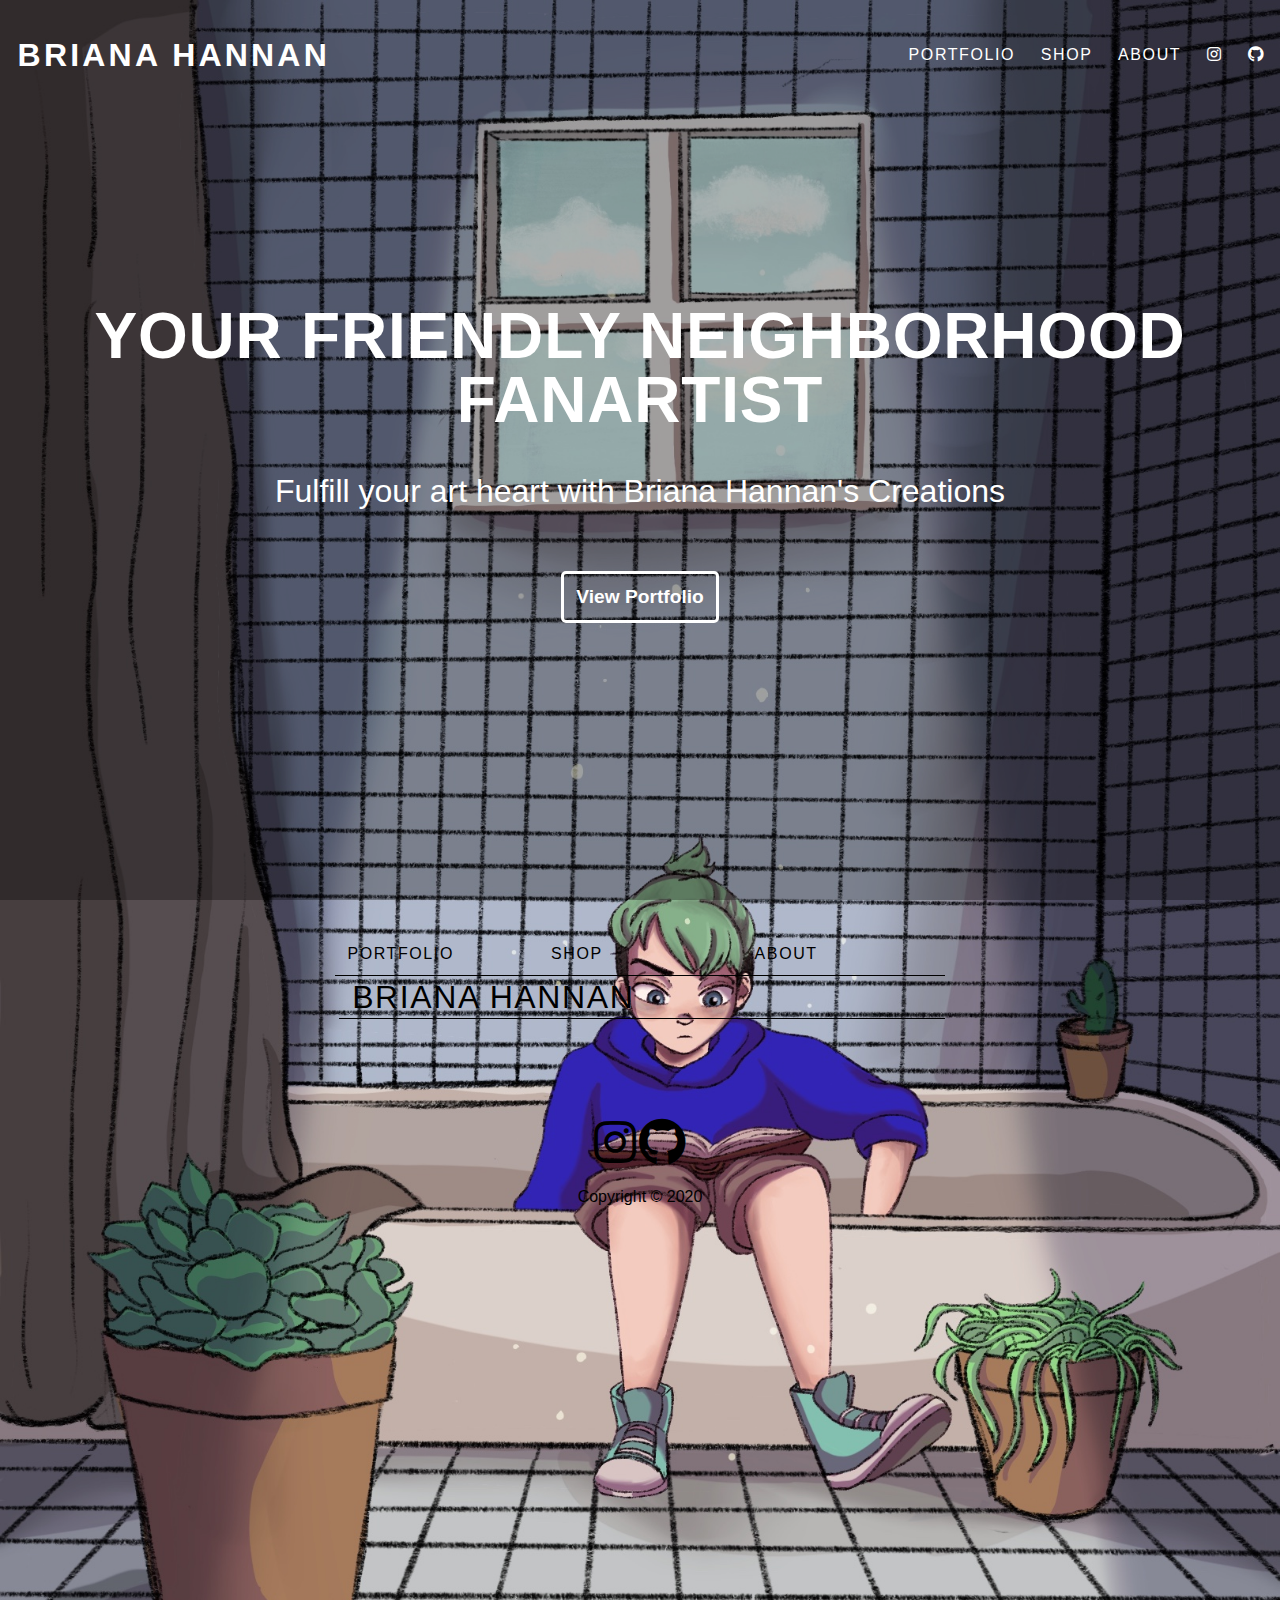
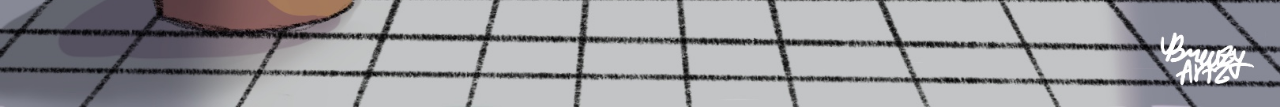
<file: index.html>
<!DOCTYPE html>
<html lang="en">
<head>
    <meta charset="UTF-8">
    <meta name="viewport" content="width=device-width, initial-scale=1.0">
    <link rel="stylesheet" href="css/styles.css">
    <link rel="stylesheet" href="css/glightbox.min.css">
    <link rel="stylesheet" href="css/all.min.css">
    <title>Briana Hannan Homepage</title>
</head>
<body class="hero-body">
    <header class="hero-box">
        <section class="hero-image-box">
            <img src="img/myart-6.jpg" alt="Image of artist with clouds in background" class="hero-img">
        </section>
        <nav class="nav-bar hero-nav">
            <h1 class="logo"><a href="index.html">Briana Hannan</a></h1>
            <ul class="nav-menu">
                <li class="nav-item"><a href="portfolio.html">Portfolio</a></li>
                <li class="nav-item"><a href="https://www.redbubble.com/people/BreeezyArt/shop">Shop</a></li>
                <li class="nav-item"><a href="about.html">About</a></li>
                <li class="nav-item social-nav-item"><a href="https://instagram.com/breeezy_arts" aria-label="Link To Instagram"><i class="fab fa-instagram" aria-hidden="true"></i></a></li>
                <li class="nav-item social-nav-item"><a href="https://github.com/briana-hannan" aria-label="Link To Github"><i class="fab fa-github" aria-hidden="true"></i></a></li>
            </ul>
        </nav>
        <section class="hero-text-box">
            <h1 class="hero-heading">Your Friendly Neighborhood Fanartist</h1>
            <p class="hero-text">Fulfill your art heart with Briana Hannan's Creations</p>
            <p><button class="hero-button">View Portfolio</button></p>
        </section>
    </header>
    <footer>
        <nav class="nav-bar footer-nav">
            <ul class="nav-menu">
                <li class="nav-item"><a href="portfolio.html">Portfolio</a></li>
                <li class="nav-item"><a href="https://www.redbubble.com/people/BreeezyArt/shop">Shop</a></li>
                <li class="nav-item"><a href="about.html">About</a></li>
                <li class="nav-item logo footer-logo"><a href="index.html">Briana Hannan</a></li>
            </ul>
            </nav>
            <section class="footer-social">
               <a href="https://instagram.com/breeezy_arts" aria-label="Link To Instagram"><i class="fab fa-instagram fa-3x" aria-hidden="true"></i></a>
               <a href="https://github.com/briana-hannan" aria-label="Link To Github"><i class="fab fa-github fa-3x" aria-hidden="true"></i></a>
            </section>
            <p class="footer-copyright">Copyright &copy; 2020</p>
    </footer>
</body>
</html>
</file>
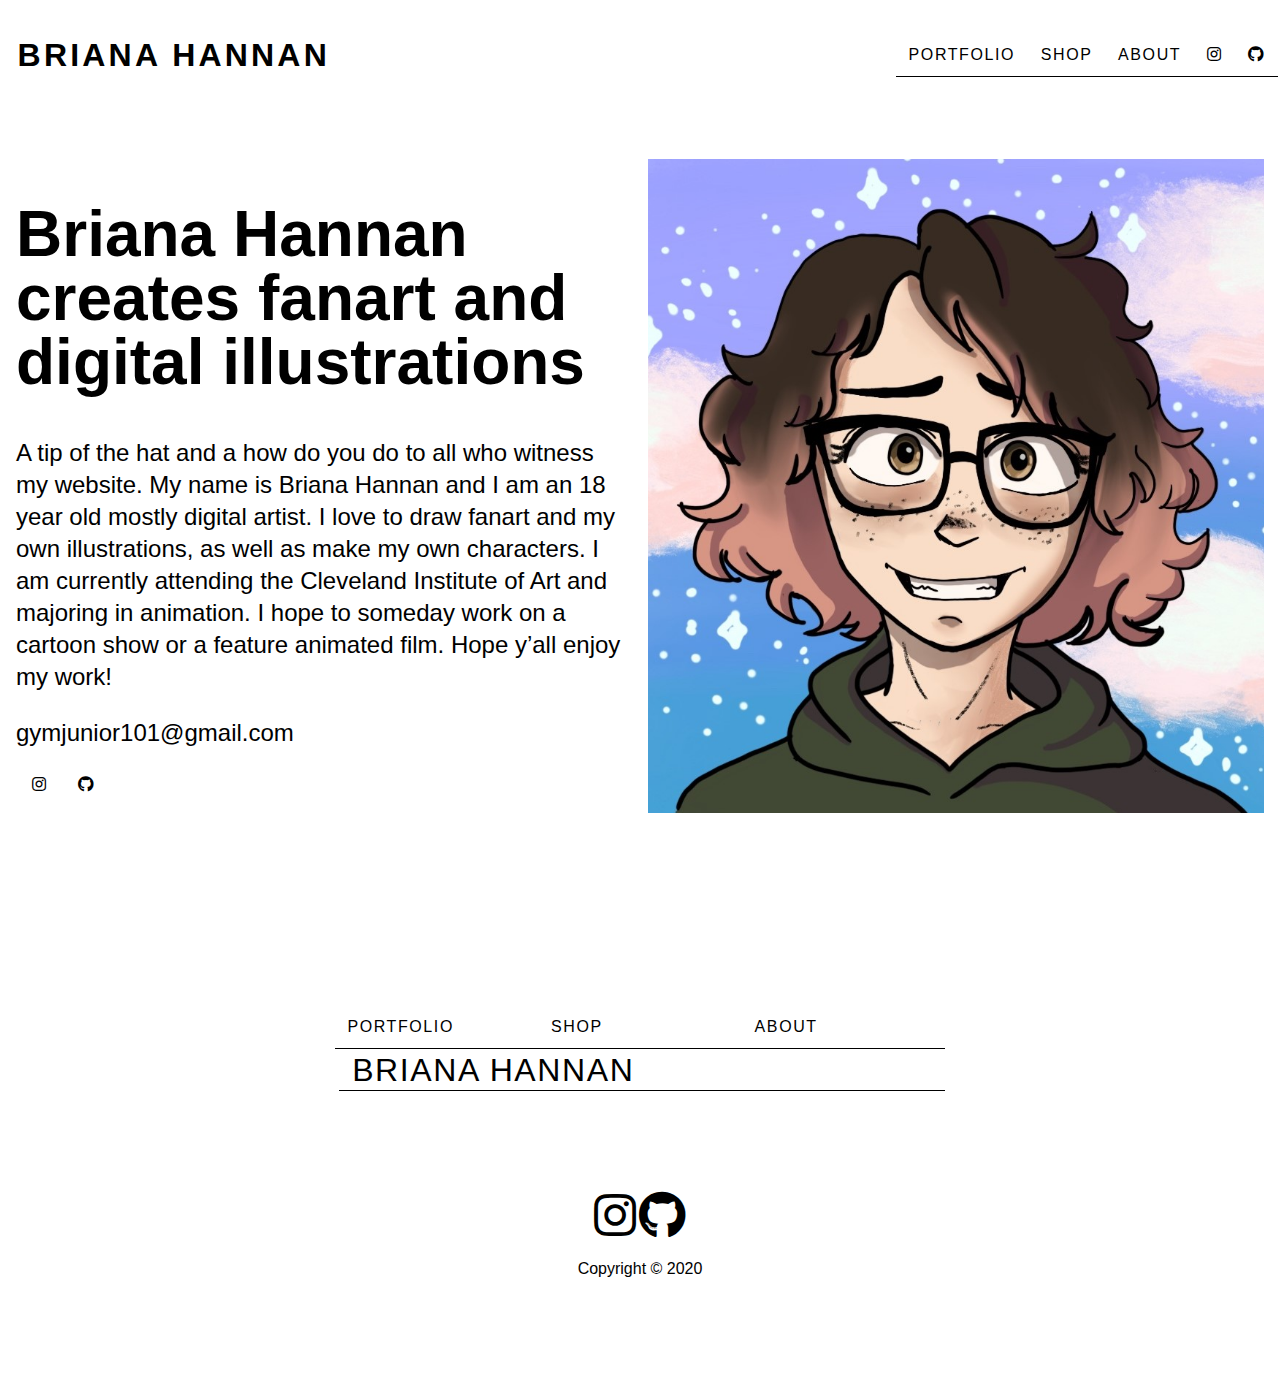
<file: about.html>
<!DOCTYPE html>
<html lang="en">
<head>
    <meta charset="UTF-8">
    <meta name="viewport" content="width=device-width, initial-scale=1.0">
    <link rel="stylesheet" href="css/styles.css">
    <link rel="stylesheet" href="css/glightbox.min.css">
    <link rel="stylesheet" href="css/all.min.css">
    <title>Briana Hannan Homepage</title>
</head>
<body>
    <header>
        <nav class="nav-bar">
            <h1 class="logo"><a href="index.html">Briana Hannan</a></h1>
            <ul class="nav-menu">
                <li class="nav-item"><a href="portfolio.html">Portfolio</a></li>
                <li class="nav-item"><a href="https://www.redbubble.com/people/BreeezyArt/shop">Shop</a></li>
                <li class="nav-item"><a href="about.html">About</a></li>
                <li class="nav-item social-nav-item"><a href="https://instagram.com/breeezy_arts" aria-label="Link To Instagram"><i class="fab fa-instagram" aria-hidden="true"></i></a></li>
                <li class="nav-item social-nav-item"><a href="https://github.com/briana-hannan" aria-label="Link To Github"><i class="fab fa-github" aria-hidden="true"></i></a></li>
            </ul>
        </nav>
    </header>
    <main class="about-page">
        <section class="about-text">
            <h1>Briana Hannan creates fanart and digital illustrations</h1>
            <p>A tip of the hat and a how do you do to all who witness my website. My name is Briana Hannan and I am an 18 year old mostly digital artist. I love to draw fanart and my own illustrations, as well as make my own characters. I am currently attending the Cleveland Institute of Art and majoring in animation. I hope to someday work on a cartoon show or a feature animated film. Hope y’all enjoy my work!</p>
            <p>gymjunior101@gmail.com</p>
        
        <section class="about-social">
            <a href="https://instagram.com/breeezy_arts" aria-label="Link To Instagram"><i class="fab fa-instagram" aria-hidden="true"></i></a>
            <a href="https://github.com/briana-hannan" aria-label="Link To Github"><i class="fab fa-github" aria-hidden="true"></i></a>
        </section>
    </section>
        <section class="about-image">
            <img src="img/myart-5.jpg" alt="Briana Hannan">
        </section>
    </main>
    <footer>
        <nav class="nav-bar footer-nav">
            <ul class="nav-menu">
                <li class="nav-item"><a href="portfolio.html">Portfolio</a></li>
                <li class="nav-item"><a href="https://www.redbubble.com/people/BreeezyArt/shop">Shop</a></li>
                <li class="nav-item"><a href="about.html">About</a></li>
                <li class="nav-item logo footer-logo"><a href="index.html">Briana Hannan</a></li>
            </ul>
            </nav>
            <section class="footer-social">
               <a href="https://instagram.com/breeezy_arts" aria-label="Link To Instagram"><i class="fab fa-instagram fa-3x" aria-hidden="true"></i></a>
               <a href="https://github.com/briana-hannan" aria-label="Link To Github"><i class="fab fa-github fa-3x" aria-hidden="true"></i></a>
            </section>
            <p class="footer-copyright">Copyright &copy; 2020</p>
    </footer>
</body>
</html>
</file>
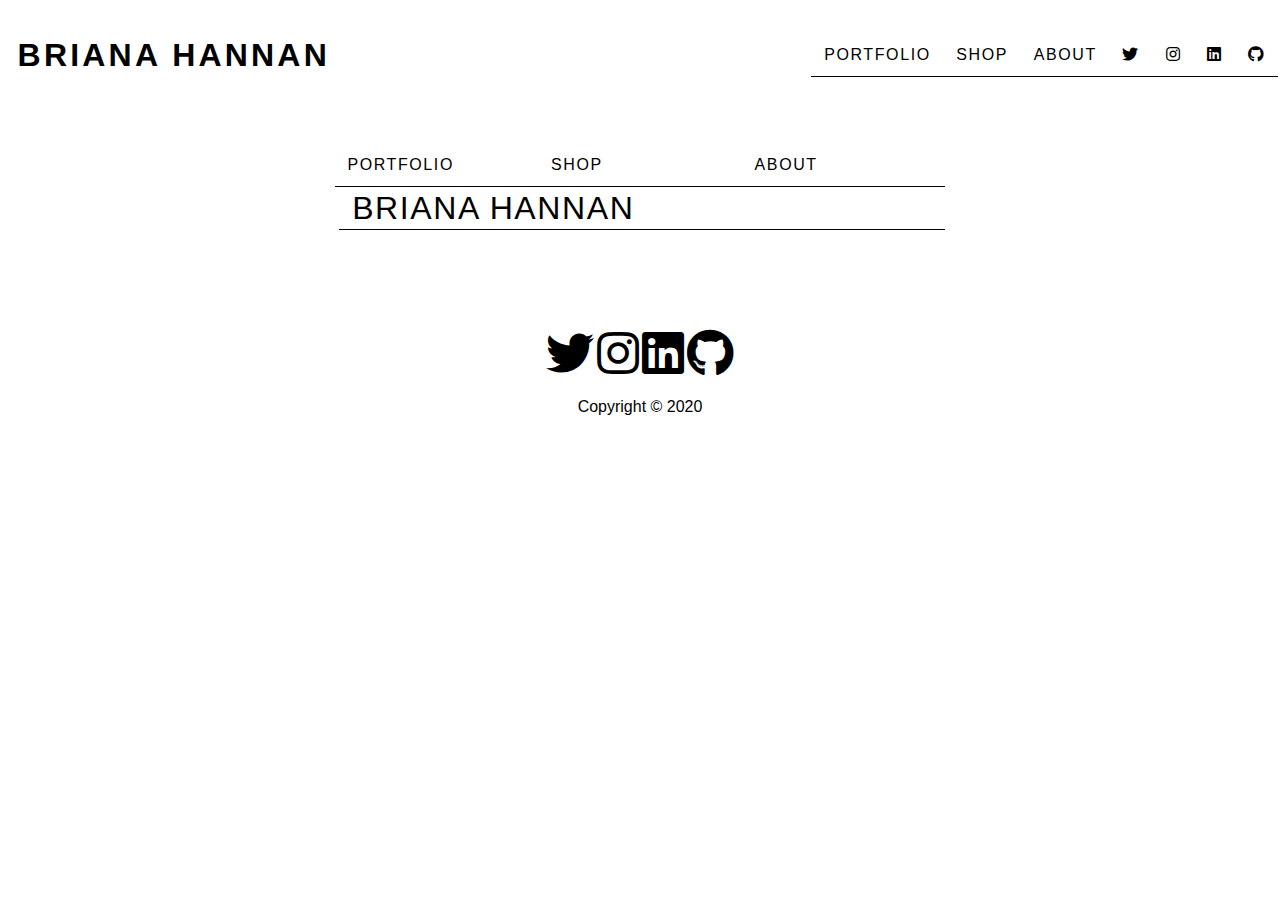
<file: template.html>
<!DOCTYPE html>
<html lang="en">
<head>
    <meta charset="UTF-8">
    <meta name="viewport" content="width=device-width, initial-scale=1.0">
    <link rel="stylesheet" href="css/styles.css">
    <link rel="stylesheet" href="css/glightbox.min.css">
    <link rel="stylesheet" href="css/all.min.css">
    <title>Briana Hannan Homepage</title>
</head>
<body>
    <header>
        <nav class="nav-bar">
            <h1 class="logo"><a href="index.html">Briana Hannan</a></h1>
            <ul class="nav-menu">
                <li class="nav-item"><a href="portfolio.html">Portfolio</a></li>
                <li class="nav-item"><a href="shop.html">Shop</a></li>
                <li class="nav-item"><a href="about.html">About</a></li>
                <li class="nav-item social-nav-item"><a href="https://twitter.com/" aria-label="Link To Twitter"><i class="fab fa-twitter" aria-hidden="true"></i></a></li>
                <li class="nav-item social-nav-item"><a href="https://instagram.com/breeezy_arts" aria-label="Link To Instagram"><i class="fab fa-instagram" aria-hidden="true"></i></a></li>
                <li class="nav-item social-nav-item"><a href="https://linkedin.com/" aria-label="Link To Linkedin"><i class="fab fa-linkedin" aria-hidden="true"></i></a></li>
                <li class="nav-item social-nav-item"><a href="https://github.com/briana-hannan" aria-label="Link To Github"><i class="fab fa-github" aria-hidden="true"></i></a></li>
            </ul>
        </nav>
    </header>
    <footer>
        <nav class="nav-bar footer-nav">
            <ul class="nav-menu">
                <li class="nav-item"><a href="portfolio.html">Portfolio</a></li>
                <li class="nav-item"><a href="shop.html">Shop</a></li>
                <li class="nav-item"><a href="about.html">About</a></li>
                <li class="nav-item logo footer-logo"><a href="index.html">Briana Hannan</a></li>
            </ul>
            </nav>
            <section class="footer-social">
               <a href="https://twitter.com/" aria-label="Link To Twitter"><i class="fab fa-twitter fa-3x" aria-hidden="true"></i></a>
               <a href="https://instagram.com/breeezy_arts" aria-label="Link To Instagram"><i class="fab fa-instagram fa-3x" aria-hidden="true"></i></a>
               <a href="https://linkedin.com/" aria-label="Link To Linkedin"><i class="fab fa-linkedin fa-3x" aria-hidden="true"></i></a></li>
               <a href="https://github.com/briana-hannan" aria-label="Link To Github"><i class="fab fa-github fa-3x" aria-hidden="true"></i></a>
            </section>
            <p class="footer-copyright">Copyright &copy; 2020</p>
    </footer>
</body>
</html>
</file>
<file: css/styles.css>
/*basic styles */
html {
  font-size: 100%;
  line-height: 1.5rem;
  box-sizing: border-box;
  font-family: Arial, Helvetica, sans-serif;
  height: 100%;
}

body {
  margin: 0 auto;
  padding: 0;
  min-height: 100%;
}

*,
*::before,
*::after {
  box-sizing: inherit;
}

img,
video {
  width: 100%;
  height: auto;
  display: block;
}

/* Begin Header Navbar Styles */
.nav-bar {
  display: flex;
  flex-wrap: wrap;
  justify-content: center;
  align-items: center;
  line-height: 1rem;
  overflow: hidden;
  background-color: #fff;
}
.logo,
.nav-menu {
  text-transform: uppercase;
}
.logo,
.nav-item {
  white-space: nowrap;
}

.nav-menu {
  list-style: none;
  display: flex;
  flex-wrap: wrap;
  justify-content: space-evenly;
  align-items: center;
  padding: 0;
  margin: 0;
}

nav.item {
  flex: 1 0 33.3%;
  text-align: center;
}

.social-nav-item {
  flex: 1 1 10%;
}

.logo a,
.nav-menu a {
  display: block;
  text-decoration: none;
  letter-spacing: 0.2rem;
  padding: 0.8rem;
  color: #000;
}

.logo a {
  font-weight: 700;
  font-size: 2rem;
}

.nav-menu a {
  font-weight: 400;
  letter-spacing: 0.1rem;
  border-bottom: 1px solid;
  transition: all ease 0.1s;
}

.nav-menu a:hover {
  border-bottom: 1px solid #000;
}

/* Hero Header Navbar Changes */

.hero-nav {
  background: none;
  grid-column: 1 /-1;
  grid-row: 1 /-1;
  background: none;
  align-content: top;
  z-index: 10;
}

.hero-nav .logo a,
.hero-nav .nav-menu a {
  color: white;
}

.hero-nav .nav-menu a:hover {
  border-bottom: 1px solid white;
}

.hero-nav .nav-menu a {
  border-bottom: 1px solid rgba(0, 0, 0, 0);
}

/* Homepage Hero */

.hero-box {
  display: grid;
  grid-template-columns: 1fr;
  grid-template-rows: 1fr;
  grid-gap: 0;
  align-content: center;
  justify-content: center;
  align-items: start;
  height: 100%;
}

.hero-image-box {
  height: 100vh;
  max-width: 100%;
  display: grid;
  grid-column: 1 /-1;
  grid-row: 1 /-1;
}

.hero-image-box::after {
  content: "";
  background-color: rgba(0, 0, 0, 0.3);
  height: 100%;
  width: 100%;
  position: absolute;
  top: 0;
  left: 0;
}

.hero-img,
.hero-video {
  width: 100%;
  height: 100%;
  object-fit: cover;
}

.hero-text-box {
  grid-row: 1 /-1;
  grid-column: 1 /-1;
  align-self: center;
  padding: 1rem;
  z-index: 10;
  text-align: center;
}

.hero-heading {
  font-size: 1.5rem;
  letter-spacing: 0.05rem;
  font-weight: bold;
  text-transform: uppercase;
  color: white;
}

.hero-text {
  font-size: 1rem;
  margin-top: 0.5rem;
  color: white;
}

.hero-button {
  display: inline-block;
  padding: 0.75rem;
  background: none;
  color: white;
  font-size: 1.2rem;
  font-weight: bold;
  border: solid;
  border-radius: 5px;
  margin-top: 2rem;
}

.hero-button:hover {
  transform: scale(0.95);
}

.hero-button:active {
  background: rgba(0, 0, 0, 0.5);
}

/* about page css*/
.about-page {
  padding: 2rem 1rem 10rem 1rem;
  display: grid;
  grid-template-rows: 1fr;
  height: 100%;
}

.about-text {
  margin: 0 auto;
}

.about-text h1 {
  font-size: 2rem;
  line-height: 2rem;
}

.about-image img {
  height: 100%;
  object-fit: cover;
}

.about-social {
  display: flex;
  justify-self: start;
}

.about-social a {
  color: black;
  padding: 0 1rem 1rem 1rem;
}

/* Begin Grid Gallery Styles */
.gallery-page {
  padding: 0 1rem 10rem 1rem;
}

.gallery-auto-fit {
  display: grid;
  grid-template-columns: repeat(auto-fit, minmax(300px, 1fr));
  grid-auto-rows: 300px;
  grid-gap: 0.5rem;
}

.gallery-span {
  display: grid;
  grid-template-columns: 1fr
  grid-auto-rows: 300px;
  grid-gap: 0.5rem;
  grid-auto-flow: dense;
}

.gallery-item {
  height: 100%;
  width: 100%;
  overflow: hidden;
}

.gallery-img {
  height: 100%;
  object-fit: cover;
  transition: 0.5s ease-in-out;
}

.gallery-img:hover {
  transform: scale(1.5);
}

.w-1, .w-2, .w-3, .w-4, .w-5, .w-6 {
  grid-column: span 1;
}

.h-1, .h-2, .h-3, .h-4, .h-5, .h-6 {
  grid-row: span 1;
}


/* Footer Nav Extra styles */
.footer-logo {
  white-space: nowrap;
}

.footer-social {
  display: flex;
  justify-content: center;
  padding-top: 3rem;
}

.footer-copyright {
  text-align: center;
  padding-bottom: 6rem;
}

.footer-social a {
  color: black;
  padding: 0.1rem;
}

@media (min-width: 600px) {
  .nav-bar {
    line-height: 1.5rem;
  }
  .nav-menu {
    padding: 0.1rem;
  }
  .nav-item {
    flex: 1 1;
  }
  .hero-nav {
    padding-bottom: 1rem;
  }
  .hero-heading {
    font-size: 4rem;
    line-height: 4rem;
  }
  .hero-text-box {
    padding: 2rem;
  }
  .hero-text {
    font-size: 2rem;
    line-height: 2rem;
  }

  .about-page {
    grid-template-columns: 1fr 1fr;
    grid-gap: 1rem;
  }
  .about-text h1 {
    font-size: 3rem;
    line-height: 3rem;
  }
  .about-text p {
    font-size: 3rem;
    line-height: 3rem;
  }

  /* Grid column and row spans for wider screen */
  .w-1 {
    grid-column: span 1;
  }
  .w-2 {
    grid-column: span 2;
  }
  .w-3 {
    grid-column: span 3;
  }
  .w-4 {
    grid-column: span 4;
  }
  .w-5 {
    grid-column: span 5;
  }
  .w-6 {
    grid-column: span 6;
  }
  .h-1 {
    grid-row: span 1;
  }
  .h-2 {
    grid-row: span 2;
  }
  .h-3 {
    grid-row: span 3;
  }
  .h-4 {
    grid-row: span 4;
  }
  .h-5 {
    grid-row: span 5;
  }
  .h-6 {
    grid-row: span 6;
  }
  .gallery-span {
    grid-template-rows: repeat(6, 1fr);
  }
  .footer-nav {
    padding-top: 2rem;
  }
  .footer-logo {
    flex-basis: 100%;
  }
}

@media (min-width: 920px) {
  body {
    max-width: 1400px;
  }
  .hero-body {
    max-width: unset;
  }
  .nav-bar {
    justify-content: space-between;
    padding: 1rem 0;
    margin: 1rem auto 2rem auto;
    line-height: 1rem;
  }
  .nav-menu {
    width: auto;
    justify-self: end;
  }
  .logo {
    margin: 0 0 0 0.3rem;
    justify-self: start;
  }
  .hero-nav {
    width: 100%;
  }
  .about-text h1 {
    font-size: 4rem;
    line-height: 4rem;
  }
  .about-text p {
    font-size: 1.5rem;
    line-height: 2rem;
  }
  .footer-nav {
    justify-content: space-evenly;
  }
}
</file>
